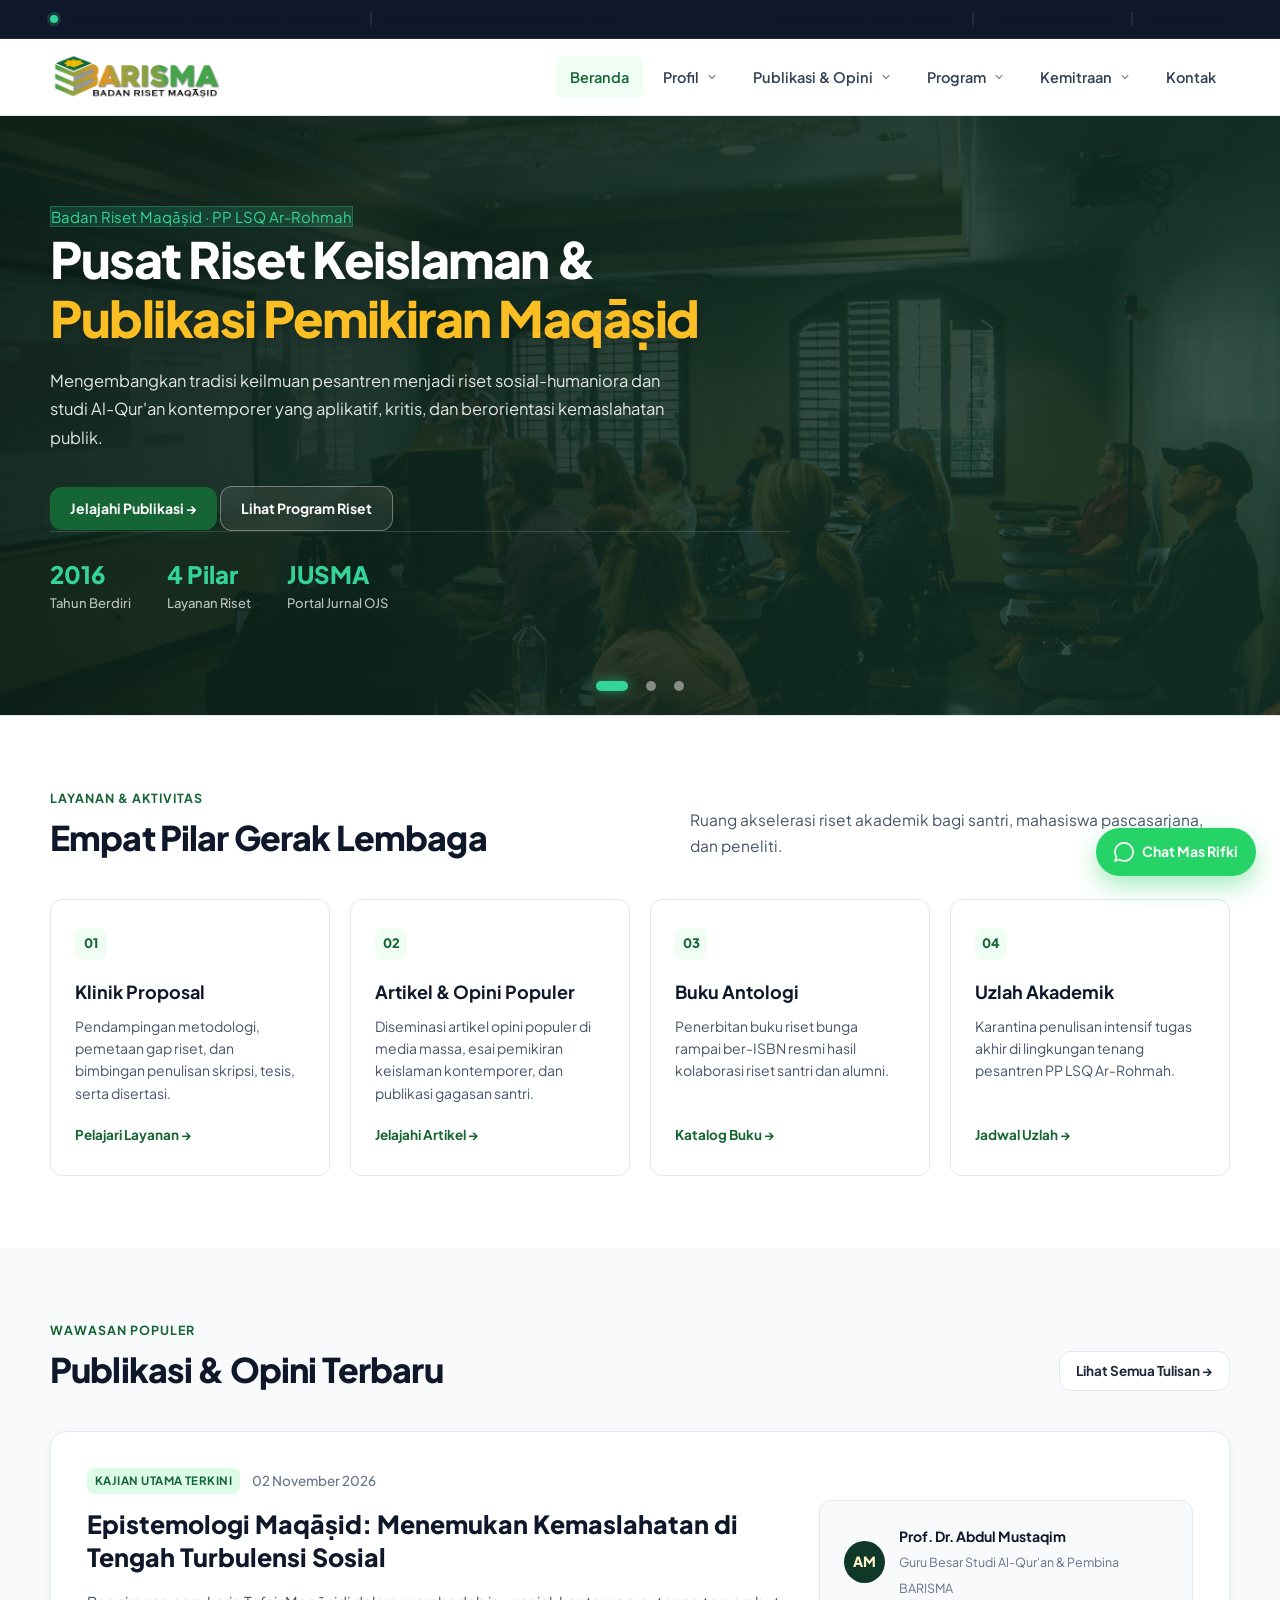
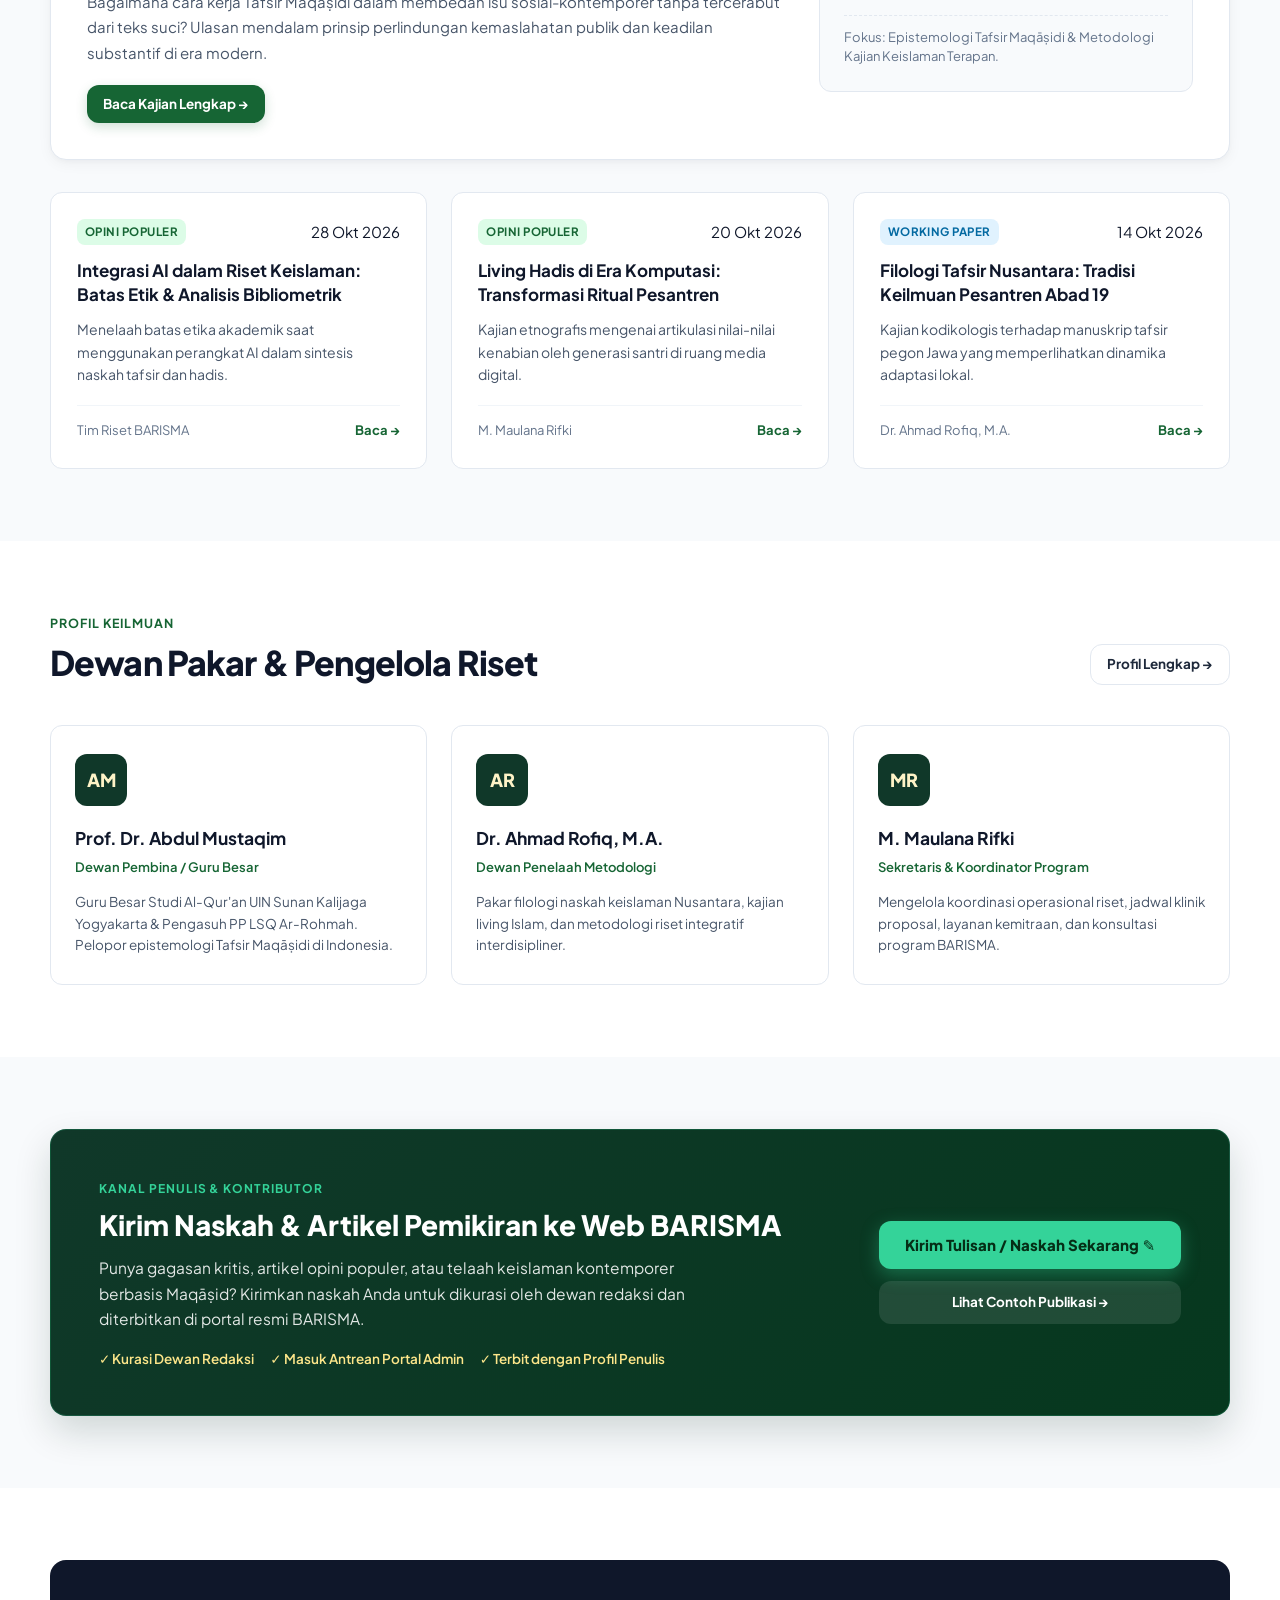
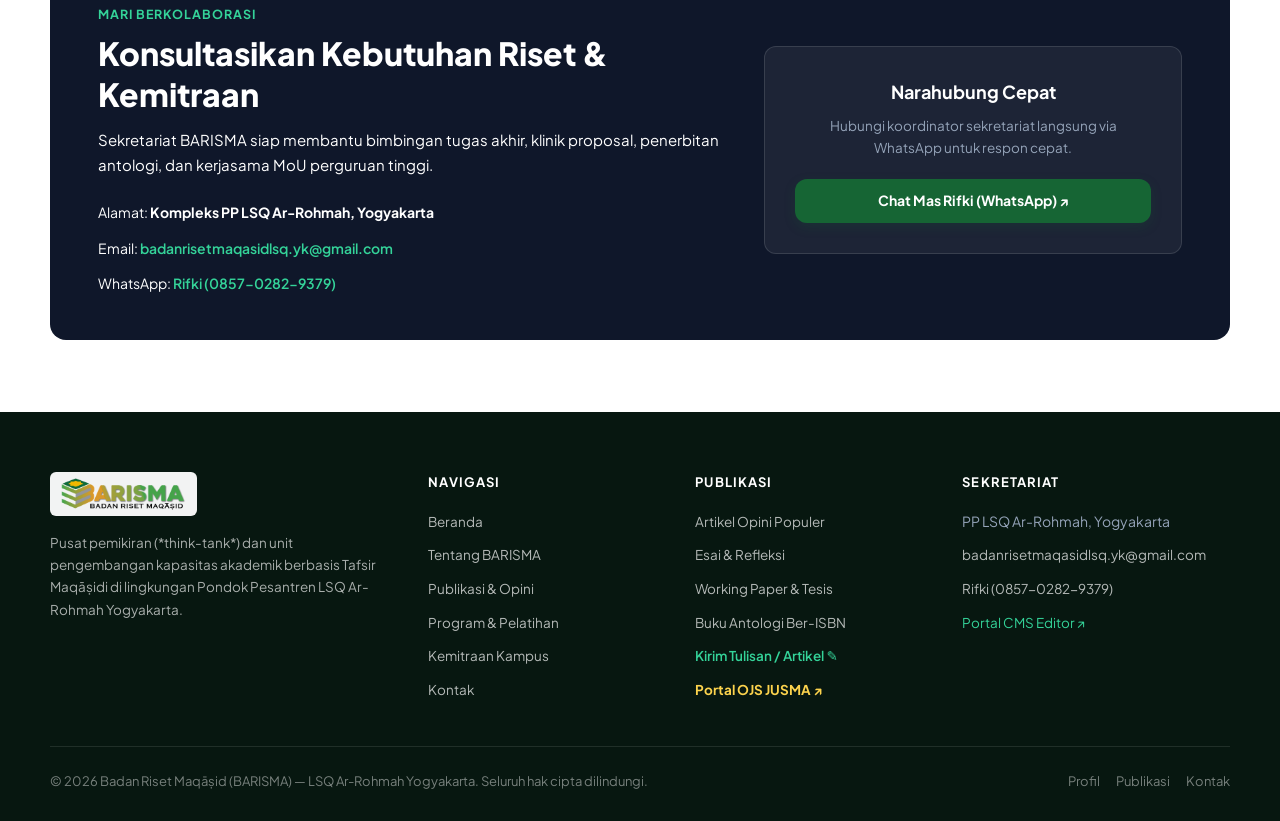
<file: Project Website Barisma/index.html>
<!DOCTYPE html>
<html lang="id">
<head>
  <meta charset="UTF-8">
  <meta name="viewport" content="width=device-width, initial-scale=1.0">
  <meta name="theme-color" content="#166534">
  <title>BARISMA — Badan Riset Maqāṣid | LSQ Ar-Rohmah Yogyakarta</title>
  <meta name="description" content="Pusat riset keislaman, kajian sosial-humaniora, dan publikasi artikel pemikiran berbasis Tafsir Maqāṣidi di lingkungan PP LSQ Ar-Rohmah Yogyakarta.">

  <!-- Favicon -->
  <link rel="icon" type="image/png" href="assets/images/logo-icon.png">

  <!-- Google Font: Plus Jakarta Sans (100% Sans-Serif) -->
  <link rel="preconnect" href="https://fonts.googleapis.com">
  <link rel="preconnect" href="https://fonts.gstatic.com" crossorigin>
  <link href="https://fonts.googleapis.com/css2?family=Plus+Jakarta+Sans:wght@400;500;600;700;800&display=swap" rel="stylesheet">

  <!-- Swiper Slider CSS -->
  <link rel="stylesheet" href="https://cdn.jsdelivr.net/npm/swiper@11/swiper-bundle.min.css">

  <!-- Stylesheet -->
  <link rel="stylesheet" href="assets/css/home.css">
</head>

<body>

  <!-- ============================================================
       TOP UTILITY BAR
       ============================================================ -->
  <div class="utility-bar">
    <div class="container utility-inner">
      <div class="utility-left">
        <span class="utility-dot" aria-hidden="true"></span>
        <span>Pondok Pesantren LSQ Ar-Rohmah · Yogyakarta</span>
        <span class="utility-separator">|</span>
        <a href="mailto:badanrisetmaqasidlsq.yk@gmail.com">badanrisetmaqasidlsq.yk@gmail.com</a>
      </div>
      <div class="utility-links">
        <a href="https://wa.me/6285702829379" target="_blank" rel="noopener noreferrer">WA: Rifki (0857-0282-9379)</a>
        <span class="utility-separator">|</span>
        <a href="#portal-ojs">Portal OJS JUSMA ↗</a>
        <span class="utility-separator">|</span>
        <a href="admin.html">Portal Editor</a>
      </div>
    </div>
  </div>

  <!-- ============================================================
       MAIN HEADER & DROPDOWN NAVIGATION
       ============================================================ -->
  <header class="site-header">
    <div class="container nav-wrap">
      
      <!-- Brand Logo -->
      <a class="brand" href="index.html" aria-label="BARISMA - Beranda">
        <img src="assets/images/logo-horizontal.png" alt="BARISMA — Badan Riset Maqāṣid">
      </a>

      <!-- Mobile Hamburger Button -->
      <button class="menu-toggle" id="menuToggle" type="button" aria-expanded="false" aria-label="Menu Navigasi">
        <svg width="22" height="22" viewBox="0 0 24 24" fill="none" stroke="currentColor" stroke-width="2" stroke-linecap="round" stroke-linejoin="round">
          <line x1="3" y1="12" x2="21" y2="12"></line>
          <line x1="3" y1="6" x2="21" y2="6"></line>
          <line x1="3" y1="18" x2="21" y2="18"></line>
        </svg>
      </button>

      <!-- Primary Navigation with Dropdowns -->
      <nav class="primary-nav" id="primaryNav" aria-label="Navigasi Utama">
        
        <!-- Menu 1: Beranda -->
        <div class="nav-item">
          <a class="nav-link active" href="index.html">Beranda</a>
        </div>

        <!-- Menu 2: Profil (Dropdown) -->
        <div class="nav-item has-dropdown">
          <button class="nav-link dropdown-toggle" type="button" aria-expanded="false">
            <span>Profil</span>
            <svg class="chevron-icon" viewBox="0 0 20 20" fill="currentColor">
              <path fill-rule="evenodd" d="M5.23 7.21a.75.75 0 011.06.02L10 11.168l3.71-3.938a.75.75 0 111.08 1.04l-4.25 4.5a.75.75 0 01-1.08 0l-4.25-4.5a.75.75 0 01.02-1.06z" clip-rule="evenodd" />
            </svg>
          </button>
          <div class="dropdown-menu">
            <a class="dropdown-item" href="tentang.html">
              <span>Tentang BARISMA</span>
            </a>
            <a class="dropdown-item" href="tentang.html#visi-misi">
              <span>Visi, Misi &amp; Nilai</span>
            </a>
            <a class="dropdown-item" href="tentang.html#tim">
              <span>Dewan Pakar &amp; Peneliti</span>
            </a>
            <a class="dropdown-item" href="tentang.html#afiliasi">
              <span>Afiliasi PP LSQ Ar-Rohmah</span>
            </a>
          </div>
        </div>

        <!-- Menu 3: Publikasi (Dropdown) -->
        <div class="nav-item has-dropdown">
          <button class="nav-link dropdown-toggle" type="button" aria-expanded="false">
            <span>Publikasi &amp; Opini</span>
            <svg class="chevron-icon" viewBox="0 0 20 20" fill="currentColor">
              <path fill-rule="evenodd" d="M5.23 7.21a.75.75 0 011.06.02L10 11.168l3.71-3.938a.75.75 0 111.08 1.04l-4.25 4.5a.75.75 0 01-1.08 0l-4.25-4.5a.75.75 0 01.02-1.06z" clip-rule="evenodd" />
            </svg>
          </button>
          <div class="dropdown-menu">
            <a class="dropdown-item" href="publikasi.html">
              <span>Semua Publikasi</span>
            </a>
            <a class="dropdown-item" href="publikasi.html">
              <span>Artikel Opini Populer</span>
            </a>
            <a class="dropdown-item" href="publikasi.html">
              <span>Esai &amp; Refleksi Pemikiran</span>
            </a>
            <a class="dropdown-item" href="publikasi.html">
              <span>Working Paper &amp; Tesis</span>
            </a>
            <a class="dropdown-item" href="publikasi.html">
              <span>Resensi Buku &amp; Turats</span>
            </a>
            <a class="dropdown-item" href="#submit-tulisan">
              <span>Kirim Tulisan / Artikel ✎</span>
              <span class="dropdown-item-badge">Submit</span>
            </a>
            <a class="dropdown-item" href="publikasi.html#portal-ojs">
              <span>Portal OJS JUSMA ↗</span>
              <span class="dropdown-item-badge">Jurnal</span>
            </a>
          </div>
        </div>

        <!-- Menu 4: Program (Dropdown) -->
        <div class="nav-item has-dropdown">
          <button class="nav-link dropdown-toggle" type="button" aria-expanded="false">
            <span>Program</span>
            <svg class="chevron-icon" viewBox="0 0 20 20" fill="currentColor">
              <path fill-rule="evenodd" d="M5.23 7.21a.75.75 0 011.06.02L10 11.168l3.71-3.938a.75.75 0 111.08 1.04l-4.25 4.5a.75.75 0 01-1.08 0l-4.25-4.5a.75.75 0 01.02-1.06z" clip-rule="evenodd" />
            </svg>
          </button>
          <div class="dropdown-menu">
            <a class="dropdown-item" href="program.html">
              <span>Semua Program</span>
            </a>
            <a class="dropdown-item" href="program.html">
              <span>Klinik Proposal Skripsi &amp; Tesis</span>
            </a>
            <a class="dropdown-item" href="program.html">
              <span>Uzlah Akademik Pascasarjana</span>
            </a>
            <a class="dropdown-item" href="program.html">
              <span>Penerbitan Buku Antologi Ber-ISBN</span>
            </a>
            <a class="dropdown-item" href="program.html">
              <span>Workshop Metodologi Riset</span>
            </a>
          </div>
        </div>

        <!-- Menu 5: Kemitraan (Dropdown) -->
        <div class="nav-item has-dropdown">
          <button class="nav-link dropdown-toggle" type="button" aria-expanded="false">
            <span>Kemitraan</span>
            <svg class="chevron-icon" viewBox="0 0 20 20" fill="currentColor">
              <path fill-rule="evenodd" d="M5.23 7.21a.75.75 0 011.06.02L10 11.168l3.71-3.938a.75.75 0 111.08 1.04l-4.25 4.5a.75.75 0 01-1.08 0l-4.25-4.5a.75.75 0 01.02-1.06z" clip-rule="evenodd" />
            </svg>
          </button>
          <div class="dropdown-menu align-right">
            <a class="dropdown-item" href="kemitraan.html">
              <span>Kerjasama Kampus &amp; Fakultas</span>
            </a>
            <a class="dropdown-item" href="kemitraan.html">
              <span>Pesantren &amp; Ma'had Aly</span>
            </a>
            <a class="dropdown-item" href="kemitraan.html#form-kemitraan">
              <span>Ajukan MoU Kerjasama</span>
            </a>
          </div>
        </div>

        <!-- Menu 6: Kontak -->
        <div class="nav-item">
          <a class="nav-link" href="kontak.html">Kontak</a>
        </div>

      </nav>

    </div>
  </header>

  <!-- ============================================================
       HERO SECTION (Full-Width Photo Documentation Slider Behind Title)
       ============================================================ -->
  <section class="hero-section">
    <!-- Swiper Photo Documentation Slider (Behind Headline Text) -->
    <div class="swiper hero-swiper" aria-hidden="true">
      <div class="swiper-wrapper">
        
        <!-- Slide 1: Pelatihan & Workshop Riset -->
        <div class="swiper-slide hero-slide">
          <img class="hero-slide-img" src="assets/images/dokumentasi-1.jpg" alt="Dokumentasi Pelatihan Riset BARISMA" loading="eager">
          <div class="hero-slide-overlay"></div>
        </div>

        <!-- Slide 2: Diskusi Akademik & Uzlah Maqāṣid -->
        <div class="swiper-slide hero-slide">
          <img class="hero-slide-img" src="assets/images/dokumentasi-2.jpg" alt="Dokumentasi Diskusi Peneliti Maqashid" loading="lazy">
          <div class="hero-slide-overlay"></div>
        </div>

        <!-- Slide 3: Klinik Metodologi Tesis & Skripsi -->
        <div class="swiper-slide hero-slide">
          <img class="hero-slide-img" src="assets/images/dokumentasi-3.jpg" alt="Dokumentasi Klinik Riset Santri & Mahasiswa" loading="lazy">
          <div class="hero-slide-overlay"></div>
        </div>

      </div>

      <!-- Swiper Pagination Bullets (Di Bawah Slide) -->
      <div class="swiper-pagination hero-swiper-pagination"></div>
    </div>

    <!-- Foreground Content Layer: Judul Utama & Call to Action -->
    <div class="hero-content-layer">
      <div class="container">
        <div class="hero-content-box">
          <span class="badge-tag hero-badge">Badan Riset Maqāṣid · PP LSQ Ar-Rohmah</span>
          <h1 class="hero-title-white">
            Pusat Riset Keislaman &amp; <span>Publikasi Pemikiran Maqāṣid</span>
          </h1>
          <p class="hero-desc-white">
            Mengembangkan tradisi keilmuan pesantren menjadi riset sosial-humaniora dan studi Al-Qur'an kontemporer yang aplikatif, kritis, dan berorientasi kemaslahatan publik.
          </p>

          <div class="hero-buttons">
            <a class="btn btn-primary" href="publikasi.html">
              Jelajahi Publikasi →
            </a>
            <a class="btn btn-hero-outline" href="program.html">
              Lihat Program Riset
            </a>
          </div>

          <!-- Clean Stat Highlight in Glass Overlay -->
          <div class="hero-stats-glass">
            <div class="stat-item">
              <strong>2016</strong>
              <span>Tahun Berdiri</span>
            </div>
            <div class="stat-item">
              <strong>4 Pilar</strong>
              <span>Layanan Riset</span>
            </div>
            <div class="stat-item">
              <strong>JUSMA</strong>
              <span>Portal Jurnal OJS</span>
            </div>
          </div>
        </div>
      </div>
    </div>
  </section>

  <!-- ============================================================
       FOKUS KERJA LEMBAGA (4 PILAR MINIMALIS)
       ============================================================ -->
  <section class="section">
    <div class="container">
      
      <div class="section-header">
        <div>
          <span class="section-kicker">Layanan &amp; Aktivitas</span>
          <h2 class="section-title">Empat Pilar Gerak Lembaga</h2>
        </div>
        <p class="section-subtitle">
          Ruang akselerasi riset akademik bagi santri, mahasiswa pascasarjana, dan peneliti.
        </p>
      </div>

      <div class="pillar-grid">
        
        <!-- Pilar 1 -->
        <div class="pillar-card">
          <div>
            <span class="pillar-num">01</span>
            <h3 class="pillar-title">Klinik Proposal</h3>
            <p class="pillar-desc">
              Pendampingan metodologi, pemetaan gap riset, dan bimbingan penulisan skripsi, tesis, serta disertasi.
            </p>
          </div>
          <a class="pillar-link" href="program.html">
            Pelajari Layanan →
          </a>
        </div>

        <!-- Pilar 2 -->
        <div class="pillar-card">
          <div>
            <span class="pillar-num">02</span>
            <h3 class="pillar-title">Artikel &amp; Opini Populer</h3>
            <p class="pillar-desc">
              Diseminasi artikel opini populer di media massa, esai pemikiran keislaman kontemporer, dan publikasi gagasan santri.
            </p>
          </div>
          <a class="pillar-link" href="publikasi.html">
            Jelajahi Artikel →
          </a>
        </div>

        <!-- Pilar 3 -->
        <div class="pillar-card">
          <div>
            <span class="pillar-num">03</span>
            <h3 class="pillar-title">Buku Antologi</h3>
            <p class="pillar-desc">
              Penerbitan buku riset bunga rampai ber-ISBN resmi hasil kolaborasi riset santri dan alumni.
            </p>
          </div>
          <a class="pillar-link" href="program.html">
            Katalog Buku →
          </a>
        </div>

        <!-- Pilar 4 -->
        <div class="pillar-card">
          <div>
            <span class="pillar-num">04</span>
            <h3 class="pillar-title">Uzlah Akademik</h3>
            <p class="pillar-desc">
              Karantina penulisan intensif tugas akhir di lingkungan tenang pesantren PP LSQ Ar-Rohmah.
            </p>
          </div>
          <a class="pillar-link" href="program.html">
            Jadwal Uzlah →
          </a>
        </div>

      </div>

    </div>
  </section>

  <!-- ============================================================
       PUBLIKASI & OPINI TERKINI (CLEAN THINK-TANK CARDS)
       ============================================================ -->
  <section class="section section-alt">
    <div class="container">
      
      <div class="section-header">
        <div>
          <span class="section-kicker">Wawasan Populer</span>
          <h2 class="section-title">Publikasi &amp; Opini Terbaru</h2>
        </div>
        <a class="btn btn-outline btn-sm" href="publikasi.html">
          Lihat Semua Tulisan →
        </a>
      </div>

      <!-- Spotlight Kajian Utama Terkini (Dipindahkan dari Hero agar Proporsional) -->
      <article class="spotlight-card">
        <div>
          <div class="spotlight-header">
            <span class="category-badge badge-opini">Kajian Utama Terkini</span>
            <span style="font-size: 13.5px; color: var(--slate-500); font-weight: 500;">02 November 2026</span>
          </div>
          <h3 class="spotlight-title">
            <a href="artikel-detail.html">
              Epistemologi Maqāṣid: Menemukan Kemaslahatan di Tengah Turbulensi Sosial
            </a>
          </h3>
          <p class="spotlight-summary">
            Bagaimana cara kerja Tafsir Maqāṣidi dalam membedah isu sosial-kontemporer tanpa tercerabut dari teks suci? Ulasan mendalam prinsip perlindungan kemaslahatan publik dan keadilan substantif di era modern.
          </p>
          <a class="btn btn-primary btn-sm" href="artikel-detail.html">
            Baca Kajian Lengkap →
          </a>
        </div>
        <div class="spotlight-author-box">
          <div class="spotlight-author-info">
            <div class="author-avatar">AM</div>
            <div class="author-info">
              <strong>Prof. Dr. Abdul Mustaqim</strong>
              <span>Guru Besar Studi Al-Qur'an &amp; Pembina BARISMA</span>
            </div>
          </div>
          <div style="font-size: 13px; color: var(--slate-500); line-height: 1.5; border-top: 1px dashed var(--slate-200); padding-top: 12px;">
            Fokus: Epistemologi Tafsir Maqāṣidi &amp; Metodologi Kajian Keislaman Terapan.
          </div>
        </div>
      </article>

      <div class="articles-grid">
        
        <!-- Artikel 1 -->
        <article class="article-card">
          <div>
            <div class="article-card-header">
              <span class="category-badge badge-opini">Opini Populer</span>
              <span>28 Okt 2026</span>
            </div>
            <h3 class="article-card-title">
              <a href="artikel-detail.html">
                Integrasi AI dalam Riset Keislaman: Batas Etik &amp; Analisis Bibliometrik
              </a>
            </h3>
            <p class="article-card-desc">
              Menelaah batas etika akademik saat menggunakan perangkat AI dalam sintesis naskah tafsir dan hadis.
            </p>
          </div>
          <div class="article-card-footer">
            <span>Tim Riset BARISMA</span>
            <a href="artikel-detail.html">Baca →</a>
          </div>
        </article>

        <!-- Artikel 2 -->
        <article class="article-card">
          <div>
            <div class="article-card-header">
              <span class="category-badge badge-opini">Opini Populer</span>
              <span>20 Okt 2026</span>
            </div>
            <h3 class="article-card-title">
              <a href="artikel-detail.html">
                Living Hadis di Era Komputasi: Transformasi Ritual Pesantren
              </a>
            </h3>
            <p class="article-card-desc">
              Kajian etnografis mengenai artikulasi nilai-nilai kenabian oleh generasi santri di ruang media digital.
            </p>
          </div>
          <div class="article-card-footer">
            <span>M. Maulana Rifki</span>
            <a href="artikel-detail.html">Baca →</a>
          </div>
        </article>

        <!-- Artikel 3 -->
        <article class="article-card">
          <div>
            <div class="article-card-header">
              <span class="category-badge badge-paper">Working Paper</span>
              <span>14 Okt 2026</span>
            </div>
            <h3 class="article-card-title">
              <a href="artikel-detail.html">
                Filologi Tafsir Nusantara: Tradisi Keilmuan Pesantren Abad 19
              </a>
            </h3>
            <p class="article-card-desc">
              Kajian kodikologis terhadap manuskrip tafsir pegon Jawa yang memperlihatkan dinamika adaptasi lokal.
            </p>
          </div>
          <div class="article-card-footer">
            <span>Dr. Ahmad Rofiq, M.A.</span>
            <a href="artikel-detail.html">Baca →</a>
          </div>
        </article>

      </div>

    </div>
  </section>

  <!-- ============================================================
       DEWAN PAKAR & PENELITI
       ============================================================ -->
  <section class="section">
    <div class="container">
      
      <div class="section-header">
        <div>
          <span class="section-kicker">Profil Keilmuan</span>
          <h2 class="section-title">Dewan Pakar &amp; Pengelola Riset</h2>
        </div>
        <a class="btn btn-outline btn-sm" href="tentang.html#tim">
          Profil Lengkap →
        </a>
      </div>

      <div class="experts-grid">
        
        <!-- Pakar 1 -->
        <div class="expert-card">
          <div class="expert-avatar">AM</div>
          <h3>Prof. Dr. Abdul Mustaqim</h3>
          <div class="expert-role">Dewan Pembina / Guru Besar</div>
          <p class="expert-desc">
            Guru Besar Studi Al-Qur'an UIN Sunan Kalijaga Yogyakarta &amp; Pengasuh PP LSQ Ar-Rohmah. Pelopor epistemologi Tafsir Maqāṣidi di Indonesia.
          </p>
        </div>

        <!-- Pakar 2 -->
        <div class="expert-card">
          <div class="expert-avatar">AR</div>
          <h3>Dr. Ahmad Rofiq, M.A.</h3>
          <div class="expert-role">Dewan Penelaah Metodologi</div>
          <p class="expert-desc">
            Pakar filologi naskah keislaman Nusantara, kajian living Islam, dan metodologi riset integratif interdisipliner.
          </p>
        </div>

        <!-- Pengelola 3 -->
        <div class="expert-card">
          <div class="expert-avatar">MR</div>
          <h3>M. Maulana Rifki</h3>
          <div class="expert-role">Sekretaris &amp; Koordinator Program</div>
          <p class="expert-desc">
            Mengelola koordinasi operasional riset, jadwal klinik proposal, layanan kemitraan, dan konsultasi program BARISMA.
          </p>
        </div>

      </div>

    </div>
  </section>

  <!-- ============================================================
       SUBMIT TULISAN ARTIKEL WEB (LANGSUNG KE PORTAL ADMIN)
       ============================================================ -->
  <section class="section section-alt" id="submit-tulisan">
    <div class="container">
      <div class="submit-banner">
        <div class="submit-info">
          <span class="submit-kicker">Kanal Penulis &amp; Kontributor</span>
          <h3>Kirim Naskah &amp; Artikel Pemikiran ke Web BARISMA</h3>
          <p>
            Punya gagasan kritis, artikel opini populer, atau telaah keislaman kontemporer berbasis Maqāṣid? Kirimkan naskah Anda untuk dikurasi oleh dewan redaksi dan diterbitkan di portal resmi BARISMA.
          </p>
          <div class="submit-meta">
            <span>✓ Kurasi Dewan Redaksi</span>
            <span>✓ Masuk Antrean Portal Admin</span>
            <span>✓ Terbit dengan Profil Penulis</span>
          </div>
        </div>
        <div class="submit-actions">
          <button type="button" class="btn btn-submit-trigger" id="btnOpenSubmitModal">
            Kirim Tulisan / Naskah Sekarang ✎
          </button>
          <a class="btn btn-submit-guide" href="publikasi.html">
            Lihat Contoh Publikasi →
          </a>
        </div>
      </div>
    </div>
  </section>

  <!-- ============================================================
       MODAL: FORMULIR SUBMIT TULISAN ARTIKEL WEB
       ============================================================ -->
  <div class="modal-overlay" id="submitArticleModal" aria-hidden="true">
    <div class="modal-card">
      <div class="modal-header">
        <div>
          <span class="modal-kicker">Kanal Penulis Kontributor</span>
          <h3 class="modal-title">Formulir Kirim Artikel Web BARISMA</h3>
        </div>
        <button type="button" class="modal-close" id="btnCloseSubmitModal" aria-label="Tutup Formulir">
          <svg width="22" height="22" viewBox="0 0 24 24" fill="none" stroke="currentColor" stroke-width="2"><line x1="18" y1="6" x2="6" y2="18"></line><line x1="6" y1="6" x2="18" y2="18"></line></svg>
        </button>
      </div>

      <form id="publicArticleSubmitForm" class="modal-form">
        <div class="form-row">
          <div class="form-group flex-2">
            <label for="subTitle">Judul Artikel / Opini *</label>
            <input type="text" id="subTitle" required placeholder="Contoh: Hermeneutika Maqāṣid dalam Etika Digital Santri">
          </div>
          <div class="form-group flex-1">
            <label for="subCategory">Kategori Tulisan *</label>
            <select id="subCategory" required>
              <option value="Opini Populer">Opini Populer</option>
              <option value="Esai &amp; Refleksi">Esai &amp; Refleksi</option>
              <option value="Resensi Buku &amp; Turats">Resensi Buku &amp; Turats</option>
              <option value="Kajian Maqāṣidi">Kajian Maqāṣidi</option>
            </select>
          </div>
        </div>

        <div class="form-row">
          <div class="form-group flex-1">
            <label for="subAuthor">Nama Penulis *</label>
            <input type="text" id="subAuthor" required placeholder="Nama lengkap &amp; gelar (jika ada)">
          </div>
          <div class="form-group flex-1">
            <label for="subInstitution">Instansi / Pesantren / Kampus *</label>
            <input type="text" id="subInstitution" required placeholder="Contoh: PP LSQ Ar-Rohmah / UIN Sunan Kalijaga">
          </div>
        </div>

        <div class="form-row">
          <div class="form-group flex-1">
            <label for="subEmail">Email Penulis *</label>
            <input type="email" id="subEmail" required placeholder="emailanda@gmail.com">
          </div>
          <div class="form-group flex-1">
            <label for="subPhone">No. WhatsApp *</label>
            <input type="tel" id="subPhone" required placeholder="0812xxxxxxxx">
          </div>
        </div>

        <div class="form-group">
          <label for="subContent">Isi Naskah Tulisan / Ringkasan Gagasan *</label>
          <textarea id="subContent" rows="7" required placeholder="Tuliskan isi artikel Anda di sini (minimal 300 - 800 kata)..."></textarea>
        </div>

        <div class="form-group">
          <label for="subDocLink">Tautan Dokumen / Google Docs (Opsional)</label>
          <input type="url" id="subDocLink" placeholder="https://docs.google.com/document/d/... (Akses Publik)">
          <span class="form-hint">Jika naskah panjang atau memiliki referensi turats, Anda dapat mencantumkan tautan naskah Google Docs di sini.</span>
        </div>

        <div class="modal-footer">
          <button type="button" class="btn btn-outline" id="btnCancelSubmitModal">Batal</button>
          <button type="submit" class="btn btn-primary" id="btnSubmitArticle">
            Kirim Naskah ke Antrean Redaksi →
          </button>
        </div>
      </form>

      <!-- Alert Sukses Setelah Submit -->
      <div class="submit-success-box" id="submitSuccessBox" style="display:none;">
        <div class="success-icon">✓</div>
        <h4>Naskah Berhasil Masuk ke Portal Admin!</h4>
        <p>
          Alhamdulillah! Naskah Anda telah tersimpan ke sistem kurasi editorial <strong>Portal Admin BARISMA</strong> dengan status <em>"In Review"</em>. Dewan redaksi akan memeriksa dan menyunting naskah sebelum diterbitkan.
        </p>
        <div class="success-actions">
          <a class="btn btn-primary" id="waConfirmBtn" href="#" target="_blank" rel="noopener noreferrer">
            Konfirmasi ke WA Redaksi (Mas Rifki) ↗
          </a>
          <button type="button" class="btn btn-outline" id="btnDoneSubmitModal">Selesai</button>
        </div>
      </div>

    </div>
  </div>

  <!-- ============================================================
       KONTAK SEKRETARIAT & AJAKAN KERJASAMA
       ============================================================ -->
  <section class="section">
    <div class="container">
      <div class="contact-banner">
        <div>
          <span class="section-kicker" style="color:#34d399;">Mari Berkolaborasi</span>
          <h2>Konsultasikan Kebutuhan Riset &amp; Kemitraan</h2>
          <p>
            Sekretariat BARISMA siap membantu bimbingan tugas akhir, klinik proposal, penerbitan antologi, dan kerjasama MoU perguruan tinggi.
          </p>
          <div class="contact-list">
            <div>Alamat: <strong>Kompleks PP LSQ Ar-Rohmah, Yogyakarta</strong></div>
            <div>Email: <a href="mailto:badanrisetmaqasidlsq.yk@gmail.com">badanrisetmaqasidlsq.yk@gmail.com</a></div>
            <div>WhatsApp: <a href="https://wa.me/6285702829379" target="_blank" rel="noopener noreferrer">Rifki (0857-0282-9379)</a></div>
          </div>
        </div>

        <div class="contact-card-box">
          <h3>Narahubung Cepat</h3>
          <p>Hubungi koordinator sekretariat langsung via WhatsApp untuk respon cepat.</p>
          <a class="btn btn-primary" style="width:100%;" href="https://wa.me/6285702829379?text=Halo%20Mas%20Rifki,%20saya%20ingin%20konsultasi%20program%20riset%20BARISMA" target="_blank" rel="noopener noreferrer">
            Chat Mas Rifki (WhatsApp) ↗
          </a>
        </div>
      </div>
    </div>
  </section>

  <!-- ============================================================
       FOOTER
       ============================================================ -->
  <footer class="site-footer">
    <div class="container">
      
      <div class="footer-grid">
        
        <!-- Brand Column -->
        <div class="footer-brand">
          <img src="assets/images/logo-horizontal.png" alt="BARISMA">
          <p>
            Pusat pemikiran (*think-tank*) dan unit pengembangan kapasitas akademik berbasis Tafsir Maqāṣidi di lingkungan Pondok Pesantren LSQ Ar-Rohmah Yogyakarta.
          </p>
        </div>

        <!-- Col 1: Navigasi -->
        <div class="footer-col">
          <h4>Navigasi</h4>
          <ul class="footer-links">
            <li><a href="index.html">Beranda</a></li>
            <li><a href="tentang.html">Tentang BARISMA</a></li>
            <li><a href="publikasi.html">Publikasi &amp; Opini</a></li>
            <li><a href="program.html">Program &amp; Pelatihan</a></li>
            <li><a href="kemitraan.html">Kemitraan Kampus</a></li>
            <li><a href="kontak.html">Kontak</a></li>
          </ul>
        </div>

        <!-- Col 2: Kanal Publikasi -->
        <div class="footer-col">
          <h4>Publikasi</h4>
          <ul class="footer-links">
            <li><a href="publikasi.html">Artikel Opini Populer</a></li>
            <li><a href="publikasi.html">Esai &amp; Refleksi</a></li>
            <li><a href="publikasi.html">Working Paper &amp; Tesis</a></li>
            <li><a href="program.html">Buku Antologi Ber-ISBN</a></li>
            <li><a href="#submit-tulisan" style="color:#34d399; font-weight:600;">Kirim Tulisan / Artikel ✎</a></li>
            <li><a href="publikasi.html#portal-ojs" style="color:#fcd34d; font-weight:700;">Portal OJS JUSMA ↗</a></li>
          </ul>
        </div>

        <!-- Col 3: Sekretariat -->
        <div class="footer-col">
          <h4>Sekretariat</h4>
          <ul class="footer-links">
            <li>PP LSQ Ar-Rohmah, Yogyakarta</li>
            <li><a href="mailto:badanrisetmaqasidlsq.yk@gmail.com">badanrisetmaqasidlsq.yk@gmail.com</a></li>
            <li><a href="https://wa.me/6285702829379" target="_blank" rel="noopener noreferrer">Rifki (0857-0282-9379)</a></li>
            <li><a href="admin.html" style="color:#34d399;">Portal CMS Editor ↗</a></li>
          </ul>
        </div>

      </div>

      <div class="footer-bottom">
        <div>&copy; 2026 Badan Riset Maqāṣid (BARISMA) — LSQ Ar-Rohmah Yogyakarta. Seluruh hak cipta dilindungi.</div>
        <div style="display:flex; gap:16px;">
          <a href="tentang.html">Profil</a>
          <a href="publikasi.html">Publikasi</a>
          <a href="kontak.html">Kontak</a>
        </div>
      </div>

    </div>
  </footer>

  <!-- Floating WhatsApp Button -->
  <a class="whatsapp-float" href="https://wa.me/6285702829379?text=Halo%20Mas%20Rifki,%20saya%20ingin%20konsultasi%20program%20riset%20BARISMA" target="_blank" rel="noopener noreferrer" aria-label="Chat WhatsApp Mas Rifki">
    <svg width="20" height="20" viewBox="0 0 24 24" fill="currentColor">
      <path d="M.057 24l1.687-6.163c-1.041-1.804-1.588-3.849-1.587-5.946.003-6.556 5.338-11.891 11.893-11.891 3.181.001 6.167 1.24 8.413 3.488 2.245 2.248 3.481 5.236 3.48 8.414-.003 6.557-5.338 11.892-11.893 11.892-1.99-.001-3.951-.5-5.688-1.448l-6.305 1.654zm6.597-3.807c1.676.995 3.276 1.591 5.392 1.592 5.448 0 9.886-4.434 9.889-9.885.002-5.462-4.415-9.89-9.881-9.892-5.452 0-9.887 4.434-9.889 9.884-.001 2.225.651 3.891 1.746 5.634l-.999 3.648 3.742-.981z"/>
    </svg>
    <span>Chat Mas Rifki</span>
  </a>

  <!-- Swiper JS & Script -->
  <script src="https://cdn.jsdelivr.net/npm/swiper@11/swiper-bundle.min.js"></script>
  <script src="assets/js/home.js"></script>

</body>
</html>
</file>
<file: Project Website Barisma/assets/css/home.css>
/* ========================================================================
   BARISMA Homepage — Minimalist, Clean & Modern Sans-Serif Design
   Badan Riset Maqāṣid · PP LSQ Ar-Rohmah Yogyakarta
   ======================================================================== */

:root {
  /* Brand Palette */
  --green-950: #0a2016;
  --green-900: #103829;
  --green-800: #166534; /* Official Emerald */
  --green-700: #15803d;
  --green-600: #16a34a;
  --green-100: #dcfce7;
  --green-50:  #f0fdf4;
  --amber-600: #d97706; /* Golden Amber */
  --amber-100: #fef3c7;
  --amber-50:  #fffbeb;

  /* Neutrals */
  --slate-900: #0f172a;
  --slate-800: #1e293b;
  --slate-700: #334155;
  --slate-600: #475569;
  --slate-500: #64748b;
  --slate-400: #94a3b8;
  --slate-200: #e2e8f0;
  --slate-100: #f1f5f9;
  --slate-50:  #f8fafc;
  --white:     #ffffff;

  /* Typography: 100% Sans-Serif */
  --font-sans: 'Plus Jakarta Sans', system-ui, -apple-system, BlinkMacSystemFont, 'Segoe UI', Roboto, Helvetica, Arial, sans-serif;
  
  /* Container & Radius */
  --container-max: 1180px;
  --radius-sm: 8px;
  --radius-md: 12px;
  --radius-lg: 16px;
  --radius-full: 9999px;
  
  /* Shadows */
  --shadow-subtle: 0 1px 3px 0 rgba(15, 23, 42, 0.06), 0 1px 2px -1px rgba(15, 23, 42, 0.04);
  --shadow-card:   0 4px 16px -2px rgba(15, 23, 42, 0.06), 0 2px 6px -2px rgba(15, 23, 42, 0.04);
  --shadow-hover:  0 12px 28px -4px rgba(15, 23, 42, 0.10), 0 4px 12px -2px rgba(15, 23, 42, 0.06);
  --shadow-dropdown: 0 20px 35px -8px rgba(15, 23, 42, 0.15), 0 8px 16px -4px rgba(15, 23, 42, 0.08);
}

/* Base Reset */
*, *::before, *::after { box-sizing: border-box; margin: 0; padding: 0; }
html { scroll-behavior: smooth; scroll-padding-top: 88px; }
body {
  font-family: var(--font-sans);
  background-color: var(--white);
  color: var(--slate-900);
  font-size: 15px;
  line-height: 1.68;
  -webkit-font-smoothing: antialiased;
}
body.menu-open { overflow: hidden; }
a { color: inherit; text-decoration: none; transition: color .18s ease, background-color .18s ease; }
button { font-family: inherit; border: none; background: none; cursor: pointer; }
img { max-width: 100%; height: auto; display: block; }

.container {
  width: min(var(--container-max), calc(100% - 48px));
  margin-inline: auto;
}

/* ========================================================================
   TOP UTILITY BAR
   ======================================================================== */
.utility-bar {
  background-color: var(--slate-900);
  color: var(--slate-300);
  font-size: 13px;
  border-bottom: 1px solid var(--slate-800);
  padding: 8px 0;
}
.utility-inner {
  display: flex;
  align-items: center;
  justify-content: space-between;
  gap: 20px;
}
.utility-left {
  display: flex;
  align-items: center;
  gap: 12px;
}
.utility-dot {
  width: 8px;
  height: 8px;
  border-radius: 50%;
  background-color: #34d399;
  display: inline-block;
  box-shadow: 0 0 0 3px rgba(52, 211, 153, 0.2);
}
.utility-links {
  display: flex;
  align-items: center;
  gap: 20px;
  font-size: 13px;
}
.utility-links a:hover { color: #34d399; }
.utility-separator { color: var(--slate-700); }

/* ========================================================================
   SITE HEADER & NAVIGATION
   ======================================================================== */
.site-header {
  position: sticky;
  top: 0;
  z-index: 100;
  background-color: rgba(255, 255, 255, 0.98);
  backdrop-filter: blur(12px);
  border-bottom: 1px solid var(--slate-200);
  transition: box-shadow .2s ease;
}
.site-header.is-scrolled {
  box-shadow: 0 4px 20px rgba(15, 23, 42, 0.06);
}
.nav-wrap {
  min-height: 76px;
  display: flex;
  align-items: center;
  justify-content: space-between;
  gap: 28px;
}
.brand {
  display: flex;
  align-items: center;
  flex: 0 0 auto;
}
.brand img {
  height: 48px;
  width: auto;
  object-fit: contain;
}

/* Desktop Primary Nav */
.primary-nav {
  display: flex;
  align-items: center;
  gap: 6px;
}

/* Nav Item & Links */
.nav-item {
  position: relative;
}
.nav-link {
  display: inline-flex;
  align-items: center;
  gap: 6px;
  padding: 9px 14px;
  border-radius: var(--radius-sm);
  color: var(--slate-700);
  font-size: 14.5px;
  font-weight: 600;
  white-space: nowrap;
  transition: all .18s ease;
}
.nav-link:hover,
.nav-item.is-active > .nav-link,
.nav-link.active {
  color: var(--green-800);
  background-color: var(--green-50);
}
.chevron-icon {
  width: 14px;
  height: 14px;
  transition: transform .2s ease;
  opacity: .7;
}
.nav-item:hover .chevron-icon,
.nav-item.is-open .chevron-icon {
  transform: rotate(180deg);
  opacity: 1;
}

/* Dropdown Menu Container (Desktop) */
.dropdown-menu {
  position: absolute;
  top: calc(100% + 6px);
  left: 0;
  min-width: 260px;
  background-color: var(--white);
  border: 1px solid var(--slate-200);
  border-radius: var(--radius-md);
  box-shadow: var(--shadow-dropdown);
  padding: 8px;
  opacity: 0;
  visibility: hidden;
  transform: translateY(8px);
  transition: opacity .2s ease, transform .2s ease, visibility .2s ease;
  z-index: 120;
}
.dropdown-menu.align-right {
  left: auto;
  right: 0;
}

/* Dropdown Hover & Focus Display */
.nav-item:hover .dropdown-menu,
.nav-item:focus-within .dropdown-menu,
.nav-item.is-open .dropdown-menu {
  opacity: 1;
  visibility: visible;
  transform: translateY(0);
}

/* Dropdown Items */
.dropdown-item {
  display: flex;
  align-items: center;
  justify-content: space-between;
  padding: 10px 14px;
  border-radius: var(--radius-sm);
  color: var(--slate-700);
  font-size: 14px;
  font-weight: 500;
  line-height: 1.4;
  transition: all .15s ease;
}
.dropdown-item:hover {
  background-color: var(--green-50);
  color: var(--green-800);
  font-weight: 600;
}
.dropdown-item-badge {
  font-size: 11px;
  font-weight: 700;
  padding: 2px 7px;
  border-radius: var(--radius-full);
  background-color: var(--amber-100);
  color: var(--amber-600);
  text-transform: uppercase;
}

/* Navigation Action Buttons */
.nav-actions {
  display: flex;
  align-items: center;
  gap: 12px;
}
.btn {
  display: inline-flex;
  align-items: center;
  justify-content: center;
  gap: 8px;
  padding: 10px 20px;
  border-radius: var(--radius-md);
  font-size: 14px;
  font-weight: 700;
  white-space: nowrap;
  transition: all .2s ease;
}
.btn-primary {
  background-color: var(--green-800);
  color: var(--white);
  box-shadow: 0 4px 12px rgba(22, 101, 52, 0.2);
}
.btn-primary:hover {
  background-color: var(--green-700);
  transform: translateY(-1px);
  box-shadow: 0 6px 16px rgba(22, 101, 52, 0.28);
  color: var(--white);
}
.btn-outline {
  border: 1px solid var(--slate-200);
  background-color: var(--white);
  color: var(--slate-800);
}
.btn-outline:hover {
  border-color: var(--green-800);
  color: var(--green-800);
  background-color: var(--green-50);
}
.btn-sm {
  padding: 8px 16px;
  font-size: 13.5px;
}

/* Hamburger Toggle Button */
.menu-toggle {
  display: none;
  width: 42px;
  height: 42px;
  align-items: center;
  justify-content: center;
  border: 1px solid var(--slate-200);
  border-radius: var(--radius-sm);
  background-color: var(--white);
  color: var(--slate-800);
}

/* ============================================================
   HERO SECTION (With Photo Documentation Slider Behind Title)
   ============================================================ */
.hero-section {
  position: relative;
  overflow: hidden;
  min-height: 600px;
  display: flex;
  align-items: center;
  background-color: var(--green-950);
  border-bottom: 1px solid var(--slate-200);
}
.hero-swiper {
  position: absolute !important;
  inset: 0 !important;
  top: 0;
  left: 0;
  width: 100% !important;
  height: 100% !important;
  z-index: 1;
}
.hero-slide {
  position: relative;
  width: 100%;
  height: 100%;
  overflow: hidden;
}
.hero-slide-img {
  width: 100%;
  height: 100%;
  object-fit: cover;
  object-position: center;
  filter: brightness(0.92);
  transform: scale(1.03);
  transition: transform 6s ease;
}
.swiper-slide-active .hero-slide-img {
  transform: scale(1);
}
.hero-slide-overlay {
  position: absolute;
  inset: 0;
  background: linear-gradient(105deg, rgba(8, 28, 19, 0.92) 0%, rgba(10, 38, 26, 0.82) 55%, rgba(12, 45, 31, 0.72) 100%);
  z-index: 2;
}

/* Hero Foreground Content */
.hero-content-layer {
  position: relative;
  z-index: 10;
  padding: 84px 0 96px;
  width: 100%;
}
.hero-content-box {
  max-width: 740px;
}
.hero-badge {
  background-color: rgba(52, 211, 153, 0.15) !important;
  color: #34d399 !important;
  border: 1px solid rgba(52, 211, 153, 0.3);
  backdrop-filter: blur(8px);
}
.hero-title-white {
  font-size: clamp(34px, 4.4vw, 50px);
  font-weight: 800;
  line-height: 1.18;
  letter-spacing: -0.03em;
  color: var(--white);
  margin-bottom: 20px;
  text-shadow: 0 2px 10px rgba(0, 0, 0, 0.25);
}
.hero-title-white span {
  color: #fbbf24; /* Warm golden amber highlight */
}
.hero-desc-white {
  font-size: 16.5px;
  line-height: 1.72;
  color: rgba(255, 255, 255, 0.88);
  margin-bottom: 34px;
  max-width: 640px;
}
.btn-hero-outline {
  border: 1px solid rgba(255, 255, 255, 0.35);
  background-color: rgba(255, 255, 255, 0.08);
  backdrop-filter: blur(8px);
  color: var(--white);
}
.btn-hero-outline:hover {
  background-color: var(--white);
  color: var(--green-900);
  border-color: var(--white);
}

/* Hero Glass Stats */
.hero-stats-glass {
  display: flex;
  align-items: center;
  gap: 36px;
  padding-top: 28px;
  border-top: 1px solid rgba(255, 255, 255, 0.15);
}
.hero-stats-glass .stat-item strong {
  display: block;
  font-size: 24px;
  font-weight: 800;
  color: #34d399;
  line-height: 1.2;
}
.hero-stats-glass .stat-item span {
  font-size: 13px;
  color: rgba(255, 255, 255, 0.72);
  font-weight: 500;
}

/* Swiper Pagination */
.hero-swiper-pagination {
  position: absolute;
  bottom: 24px !important;
  left: 0;
  right: 0;
  display: flex;
  align-items: center;
  justify-content: center;
  gap: 10px;
  z-index: 25;
}
.hero-swiper-pagination .swiper-pagination-bullet {
  width: 10px;
  height: 10px;
  background: rgba(255, 255, 255, 0.45) !important;
  border-radius: 9999px !important;
  opacity: 1 !important;
  cursor: pointer;
  transition: all .3s cubic-bezier(0.16, 1, 0.3, 1);
  margin: 0 4px !important;
}
.hero-swiper-pagination .swiper-pagination-bullet-active {
  width: 32px !important;
  background: #34d399 !important;
  box-shadow: 0 0 12px rgba(52, 211, 153, 0.6);
}

/* ============================================================
   SPOTLIGHT KAJIAN UTAMA (Moved and Adjusted to Full Width)
   ============================================================ */
.spotlight-card {
  background-color: var(--white);
  border: 1px solid var(--slate-200);
  border-radius: var(--radius-lg);
  padding: 36px;
  box-shadow: var(--shadow-card);
  display: grid;
  grid-template-columns: 1.3fr 0.7fr;
  align-items: center;
  gap: 36px;
  margin-bottom: 32px;
  transition: transform .2s ease, box-shadow .2s ease;
}
.spotlight-card:hover {
  transform: translateY(-2px);
  box-shadow: var(--shadow-hover);
  border-color: var(--green-600);
}
.spotlight-header {
  display: flex;
  align-items: center;
  gap: 12px;
  margin-bottom: 14px;
}
.spotlight-title {
  font-size: clamp(20px, 2.3vw, 25px);
  font-weight: 800;
  line-height: 1.35;
  color: var(--slate-900);
  margin-bottom: 14px;
}
.spotlight-title a:hover {
  color: var(--green-800);
}
.spotlight-summary {
  font-size: 15px;
  color: var(--slate-600);
  line-height: 1.68;
  margin-bottom: 20px;
}
.spotlight-author-box {
  background-color: var(--slate-50);
  border: 1px solid var(--slate-200);
  border-radius: var(--radius-md);
  padding: 24px;
  display: flex;
  flex-direction: column;
  justify-content: space-between;
  gap: 16px;
}
.spotlight-author-info {
  display: flex;
  align-items: center;
  gap: 14px;
}
.hero-card-summary {
  font-size: 14.5px;
  color: var(--slate-600);
  line-height: 1.65;
  margin-bottom: 24px;
}
.hero-card-author {
  display: flex;
  align-items: center;
  gap: 12px;
  padding-top: 16px;
  border-top: 1px solid var(--slate-100);
}
.author-avatar {
  width: 42px;
  height: 42px;
  border-radius: 50%;
  background-color: var(--green-900);
  color: var(--amber-100);
  display: flex;
  align-items: center;
  justify-content: center;
  font-weight: 800;
  font-size: 14px;
}
.author-info strong {
  display: block;
  font-size: 14px;
  color: var(--slate-900);
}
.author-info span {
  font-size: 12.5px;
  color: var(--slate-500);
}

/* ============================================================
   SECTIONS: GENERAL STYLES
   ============================================================ */
.section {
  padding: 72px 0;
}
.section-alt {
  background-color: var(--slate-50);
}
.section-header {
  display: flex;
  align-items: flex-end;
  justify-content: space-between;
  gap: 24px;
  margin-bottom: 40px;
}
.section-kicker {
  font-size: 12.5px;
  font-weight: 700;
  letter-spacing: 0.08em;
  text-transform: uppercase;
  color: var(--green-800);
  margin-bottom: 8px;
  display: block;
}
.section-title {
  font-size: clamp(26px, 3.2vw, 34px);
  font-weight: 800;
  letter-spacing: -0.025em;
  color: var(--slate-900);
  line-height: 1.25;
}
.section-subtitle {
  font-size: 15.5px;
  color: var(--slate-600);
  max-width: 540px;
  margin-top: 10px;
}

/* ============================================================
   FOUR PILLARS / FOKUS RISET
   ============================================================ */
.pillar-grid {
  display: grid;
  grid-template-columns: repeat(4, 1fr);
  gap: 20px;
}
.pillar-card {
  background-color: var(--white);
  border: 1px solid var(--slate-200);
  border-radius: var(--radius-md);
  padding: 28px 24px;
  display: flex;
  flex-direction: column;
  justify-content: space-between;
  transition: transform .2s ease, box-shadow .2s ease, border-color .2s ease;
}
.pillar-card:hover {
  transform: translateY(-4px);
  box-shadow: var(--shadow-hover);
  border-color: var(--green-600);
}
.pillar-num {
  font-size: 13px;
  font-weight: 800;
  color: var(--green-800);
  background-color: var(--green-50);
  width: 32px;
  height: 32px;
  border-radius: var(--radius-sm);
  display: flex;
  align-items: center;
  justify-content: center;
  margin-bottom: 20px;
}
.pillar-title {
  font-size: 18px;
  font-weight: 700;
  color: var(--slate-900);
  margin-bottom: 10px;
  line-height: 1.35;
}
.pillar-desc {
  font-size: 14px;
  color: var(--slate-600);
  line-height: 1.6;
  margin-bottom: 20px;
}
.pillar-link {
  font-size: 13.5px;
  font-weight: 700;
  color: var(--green-800);
  display: inline-flex;
  align-items: center;
  gap: 6px;
}

/* ============================================================
   ARTICLES GRID
   ============================================================ */
.articles-grid {
  display: grid;
  grid-template-columns: repeat(3, 1fr);
  gap: 24px;
}
.article-card {
  background-color: var(--white);
  border: 1px solid var(--slate-200);
  border-radius: var(--radius-md);
  padding: 26px;
  display: flex;
  flex-direction: column;
  justify-content: space-between;
  transition: transform .2s ease, box-shadow .2s ease, border-color .2s ease;
}
.article-card:hover {
  transform: translateY(-3px);
  box-shadow: var(--shadow-hover);
  border-color: var(--green-700);
}
.article-card-header {
  display: flex;
  align-items: center;
  justify-content: space-between;
  margin-bottom: 14px;
}
.category-badge {
  font-size: 11.5px;
  font-weight: 700;
  text-transform: uppercase;
  letter-spacing: .04em;
  padding: 3px 8px;
  border-radius: var(--radius-sm);
  background-color: var(--slate-100);
  color: var(--slate-700);
}
.badge-policy { background-color: var(--amber-100); color: var(--amber-600); }
.badge-opini  { background-color: var(--green-100); color: var(--green-800); }
.badge-paper  { background-color: #e0f2fe; color: #0369a1; }
.article-card-title {
  font-size: 17px;
  font-weight: 700;
  line-height: 1.4;
  color: var(--slate-900);
  margin-bottom: 12px;
}
.article-card-title a:hover {
  color: var(--green-800);
}
.article-card-desc {
  font-size: 14px;
  color: var(--slate-600);
  line-height: 1.6;
  margin-bottom: 20px;
}
.article-card-footer {
  padding-top: 14px;
  border-top: 1px solid var(--slate-100);
  display: flex;
  align-items: center;
  justify-content: space-between;
  font-size: 13px;
  color: var(--slate-500);
}
.article-card-footer a {
  font-weight: 700;
  color: var(--green-800);
}

/* ============================================================
   DEWAN PAKAR (EXPERT PROFILES)
   ============================================================ */
.experts-grid {
  display: grid;
  grid-template-columns: repeat(3, 1fr);
  gap: 24px;
}
.expert-card {
  background-color: var(--white);
  border: 1px solid var(--slate-200);
  border-radius: var(--radius-md);
  padding: 28px 24px;
  text-align: left;
}
.expert-avatar {
  width: 52px;
  height: 52px;
  border-radius: var(--radius-md);
  background-color: var(--green-900);
  color: var(--amber-100);
  display: flex;
  align-items: center;
  justify-content: center;
  font-weight: 800;
  font-size: 18px;
  margin-bottom: 18px;
}
.expert-card h3 {
  font-size: 17.5px;
  font-weight: 700;
  color: var(--slate-900);
  margin-bottom: 4px;
}
.expert-role {
  font-size: 13px;
  font-weight: 600;
  color: var(--green-800);
  margin-bottom: 12px;
}
.expert-desc {
  font-size: 13.5px;
  color: var(--slate-600);
  line-height: 1.6;
}

/* ============================================================
   SUBMIT ARTIKEL BANNER & MODAL STYLES (PORTAL KONTRIBUTOR)
   ============================================================ */
.submit-banner,
.ojs-banner {
  background: linear-gradient(135deg, var(--green-900) 0%, #06381e 100%);
  color: var(--white);
  border-radius: var(--radius-lg);
  padding: 44px 48px;
  display: flex;
  align-items: center;
  justify-content: space-between;
  gap: 36px;
  box-shadow: 0 16px 36px rgba(6, 40, 24, 0.16);
  border: 1px solid rgba(52, 211, 153, 0.2);
}
.submit-kicker {
  display: inline-block;
  font-size: 12px;
  font-weight: 700;
  letter-spacing: 0.08em;
  text-transform: uppercase;
  color: #34d399;
  margin-bottom: 8px;
}
.submit-info h3,
.ojs-info h3 {
  font-size: clamp(22px, 2.4vw, 28px);
  font-weight: 800;
  margin-bottom: 12px;
  color: var(--white);
  line-height: 1.3;
}
.submit-info p,
.ojs-info p {
  font-size: 15.5px;
  color: rgba(255, 255, 255, 0.88);
  max-width: 640px;
  line-height: 1.65;
}
.submit-meta,
.ojs-meta {
  display: flex;
  flex-wrap: wrap;
  gap: 16px;
  margin-top: 16px;
  font-size: 13.5px;
  color: #fde68a;
  font-weight: 600;
}
.submit-actions,
.ojs-actions {
  display: flex;
  flex-direction: column;
  gap: 12px;
  flex-shrink: 0;
}
.btn-submit-trigger {
  background-color: #34d399 !important;
  color: #052e16 !important;
  font-weight: 800 !important;
  padding: 14px 26px !important;
  font-size: 15px !important;
  box-shadow: 0 6px 18px rgba(52, 211, 153, 0.35) !important;
  border: none !important;
  cursor: pointer;
  border-radius: var(--radius-md);
  transition: all .2s ease;
}
.btn-submit-trigger:hover {
  background-color: #6ee7b7 !important;
  transform: translateY(-2px);
  box-shadow: 0 10px 24px rgba(52, 211, 153, 0.45) !important;
}
.btn-submit-guide {
  background-color: rgba(255, 255, 255, 0.1) !important;
  border-color: rgba(255, 255, 255, 0.3) !important;
  color: #fff !important;
  text-align: center;
  font-size: 13.5px !important;
  padding: 10px 20px !important;
}
.btn-submit-guide:hover {
  background-color: rgba(255, 255, 255, 0.2) !important;
  border-color: #fff !important;
}

/* Modal Window Styles */
.modal-overlay {
  position: fixed;
  inset: 0;
  background-color: rgba(7, 23, 16, 0.78);
  backdrop-filter: blur(6px);
  z-index: 999;
  display: flex;
  align-items: center;
  justify-content: center;
  padding: 20px;
  opacity: 0;
  visibility: hidden;
  transition: all .25s ease;
}
.modal-overlay.is-active {
  opacity: 1;
  visibility: visible;
}
.modal-card {
  background-color: var(--white);
  border-radius: var(--radius-lg);
  max-width: 680px;
  width: 100%;
  max-height: 90vh;
  overflow-y: auto;
  box-shadow: 0 25px 60px rgba(0, 0, 0, 0.35);
  border: 1px solid var(--slate-200);
  transform: translateY(20px) scale(0.98);
  transition: all .25s cubic-bezier(0.16, 1, 0.3, 1);
  padding: 32px;
}
.modal-overlay.is-active .modal-card {
  transform: translateY(0) scale(1);
}
.modal-header {
  display: flex;
  align-items: flex-start;
  justify-content: space-between;
  gap: 16px;
  padding-bottom: 18px;
  border-bottom: 1px solid var(--slate-100);
  margin-bottom: 22px;
}
.modal-kicker {
  font-size: 11.5px;
  font-weight: 700;
  text-transform: uppercase;
  color: var(--green-800);
  letter-spacing: 0.08em;
  display: block;
}
.modal-title {
  font-size: 21px;
  font-weight: 800;
  color: var(--slate-900);
  margin-top: 4px;
}
.modal-close {
  background: none;
  border: none;
  color: var(--slate-400);
  cursor: pointer;
  padding: 6px;
  border-radius: 6px;
  transition: all .2s;
  display: flex;
  align-items: center;
  justify-content: center;
}
.modal-close:hover {
  background-color: var(--slate-100);
  color: var(--slate-800);
}

/* Modal Form Fields */
.modal-form {
  display: flex;
  flex-direction: column;
  gap: 16px;
}
.form-row {
  display: flex;
  gap: 16px;
}
.form-group {
  display: flex;
  flex-direction: column;
  gap: 6px;
  width: 100%;
}
.flex-1 { flex: 1; }
.flex-2 { flex: 2; }
.form-group label {
  font-size: 12.5px;
  font-weight: 700;
  color: var(--slate-700);
}
.form-group input,
.form-group select,
.form-group textarea {
  width: 100%;
  padding: 10px 14px;
  border: 1px solid var(--slate-300);
  border-radius: var(--radius-sm);
  font-family: inherit;
  font-size: 14.5px;
  color: var(--slate-800);
  background-color: var(--slate-50);
  transition: all .2s ease;
}
.form-group input:focus,
.form-group select:focus,
.form-group textarea:focus {
  outline: none;
  border-color: var(--green-800);
  background-color: var(--white);
  box-shadow: 0 0 0 3px rgba(22, 101, 52, 0.12);
}
.form-hint {
  font-size: 11.5px;
  color: var(--slate-500);
  line-height: 1.4;
}
.modal-footer {
  display: flex;
  justify-content: flex-end;
  gap: 12px;
  padding-top: 14px;
  border-top: 1px solid var(--slate-100);
}

/* Success Box */
.submit-success-box {
  text-align: center;
  padding: 24px 12px;
}
.success-icon {
  width: 60px;
  height: 60px;
  border-radius: 50%;
  background-color: #dcfce7;
  color: #166534;
  font-size: 32px;
  font-weight: 800;
  display: flex;
  align-items: center;
  justify-content: center;
  margin: 0 auto 16px;
}
.submit-success-box h4 {
  font-size: 20px;
  font-weight: 800;
  color: var(--slate-900);
  margin-bottom: 10px;
}
.submit-success-box p {
  font-size: 14.5px;
  color: var(--slate-600);
  line-height: 1.6;
  max-width: 520px;
  margin: 0 auto 24px;
}
.success-actions {
  display: flex;
  justify-content: center;
  gap: 12px;
  flex-wrap: wrap;
}

@media (max-width: 1024px) {
  .submit-banner { flex-direction: column; align-items: flex-start; }
  .submit-actions { width: 100%; }
  .btn-submit-trigger { width: 100%; text-align: center; }
}

@media (max-width: 640px) {
  .form-row { flex-direction: column; gap: 14px; }
  .modal-card { padding: 20px; }
  .modal-title { font-size: 18px; }
}

/* ============================================================
   CONTACT SECTION
   ============================================================ */
.contact-banner {
  background-color: var(--slate-900);
  color: var(--white);
  border-radius: var(--radius-lg);
  padding: 44px 48px;
  display: grid;
  grid-template-columns: 1.2fr 0.8fr;
  align-items: center;
  gap: 40px;
}
.contact-banner h2 {
  font-size: clamp(24px, 3vw, 32px);
  font-weight: 800;
  line-height: 1.3;
  margin-bottom: 12px;
  color: var(--white);
}
.contact-banner p {
  font-size: 15px;
  color: var(--slate-300);
  line-height: 1.65;
  margin-bottom: 24px;
}
.contact-list {
  display: flex;
  flex-direction: column;
  gap: 12px;
  font-size: 14px;
}
.contact-list a {
  color: #34d399;
  font-weight: 600;
}
.contact-list a:hover {
  text-decoration: underline;
}
.contact-card-box {
  background-color: rgba(255, 255, 255, 0.06);
  border: 1px solid rgba(255, 255, 255, 0.12);
  border-radius: var(--radius-md);
  padding: 30px;
  text-align: center;
}
.contact-card-box h3 {
  font-size: 18px;
  font-weight: 700;
  margin-bottom: 8px;
  color: var(--white);
}
.contact-card-box p {
  font-size: 13.5px;
  color: var(--slate-400);
  margin-bottom: 20px;
}

/* ============================================================
   FOOTER
   ============================================================ */
.site-footer {
  background-color: #071710;
  color: var(--slate-400);
  padding: 60px 0 28px;
  font-size: 14px;
}
.footer-grid {
  display: grid;
  grid-template-columns: 1.5fr 1fr 1fr 1.2fr;
  gap: 44px;
  padding-bottom: 44px;
  border-bottom: 1px solid rgba(255, 255, 255, 0.1);
}
.footer-brand img {
  height: 44px;
  width: auto;
  margin-bottom: 16px;
  background-color: rgba(255, 255, 255, 0.95);
  padding: 4px 8px;
  border-radius: 6px;
}
.footer-brand p {
  font-size: 13.5px;
  line-height: 1.65;
  color: rgba(255, 255, 255, 0.65);
}
.footer-col h4 {
  color: var(--white);
  font-size: 13px;
  font-weight: 700;
  text-transform: uppercase;
  letter-spacing: 0.08em;
  margin-bottom: 16px;
}
.footer-links {
  list-style: none;
  display: flex;
  flex-direction: column;
  gap: 10px;
}
.footer-links a {
  color: rgba(255, 255, 255, 0.7);
  font-size: 13.5px;
}
.footer-links a:hover {
  color: #34d399;
}
.footer-bottom {
  padding-top: 24px;
  display: flex;
  align-items: center;
  justify-content: space-between;
  font-size: 13px;
  color: rgba(255, 255, 255, 0.45);
}

/* Floating WhatsApp Button */
.whatsapp-float {
  position: fixed;
  bottom: 24px;
  right: 24px;
  z-index: 90;
  display: inline-flex;
  align-items: center;
  gap: 8px;
  padding: 12px 18px;
  border-radius: var(--radius-full);
  background-color: #25d366;
  color: var(--white);
  font-size: 14px;
  font-weight: 700;
  box-shadow: 0 10px 25px rgba(37, 211, 102, 0.4);
  transition: transform .2s ease, box-shadow .2s ease;
}
.whatsapp-float:hover {
  transform: translateY(-2px);
  box-shadow: 0 14px 28px rgba(37, 211, 102, 0.5);
  color: var(--white);
}

/* ============================================================
   RESPONSIVE (MOBILE & TABLET)
   ============================================================ */
@media (max-width: 1024px) {
  .hero-wrap { grid-template-columns: 1fr; gap: 36px; }
  .spotlight-card { grid-template-columns: 1fr; gap: 24px; padding: 28px; }
  .pillar-grid { grid-template-columns: repeat(2, 1fr); }
  .articles-grid { grid-template-columns: 1fr; }
  .experts-grid { grid-template-columns: 1fr; }
  .ojs-banner { flex-direction: column; align-items: flex-start; }
  .contact-banner { grid-template-columns: 1fr; }
  .footer-grid { grid-template-columns: 1fr 1fr; }
}

@media (max-width: 860px) {
  .utility-bar { display: none; }
  .menu-toggle { display: inline-flex; }
  .nav-actions { display: none; }

  /* Mobile Primary Navigation */
  .primary-nav {
    position: fixed;
    top: 76px;
    left: 0;
    right: 0;
    bottom: 0;
    background-color: var(--white);
    flex-direction: column;
    align-items: stretch;
    gap: 0;
    padding: 16px 24px 32px;
    overflow-y: auto;
    border-top: 1px solid var(--slate-200);
    display: none;
    z-index: 99;
  }
  .primary-nav.is-open {
    display: flex;
  }
  .nav-item {
    border-bottom: 1px solid var(--slate-100);
  }
  .nav-link {
    width: 100%;
    justify-content: space-between;
    padding: 14px 8px;
    font-size: 15.5px;
  }
  .dropdown-menu {
    position: static;
    box-shadow: none;
    border: none;
    padding: 0 0 12px 14px;
    transform: none;
    display: none;
    opacity: 1;
    visibility: visible;
    background-color: var(--slate-50);
    border-radius: var(--radius-sm);
    margin-bottom: 8px;
  }
  .nav-item.is-open .dropdown-menu {
    display: block;
  }
  .dropdown-item {
    padding: 9px 12px;
    font-size: 14.5px;
  }
  .nav-mobile-action {
    display: block;
    margin-top: 20px;
  }
  .nav-mobile-action .btn {
    width: 100%;
  }

  .pillar-grid { grid-template-columns: 1fr; }
  .footer-grid { grid-template-columns: 1fr; gap: 32px; }
  .footer-bottom { flex-direction: column; gap: 12px; align-items: flex-start; }
}

@media (max-width: 640px) {
  .hero-content-layer { padding: 56px 0 72px; }
  .hero-title-white { font-size: 28px; line-height: 1.25; }
  .hero-desc-white { font-size: 15px; }
  .hero-stats-glass { flex-wrap: wrap; gap: 20px; }
  .hero-buttons { flex-direction: column; width: 100%; }
  .hero-buttons .btn { width: 100%; }
  .spotlight-card { padding: 20px; }
  .spotlight-title { font-size: 20px; }
}
</file>
